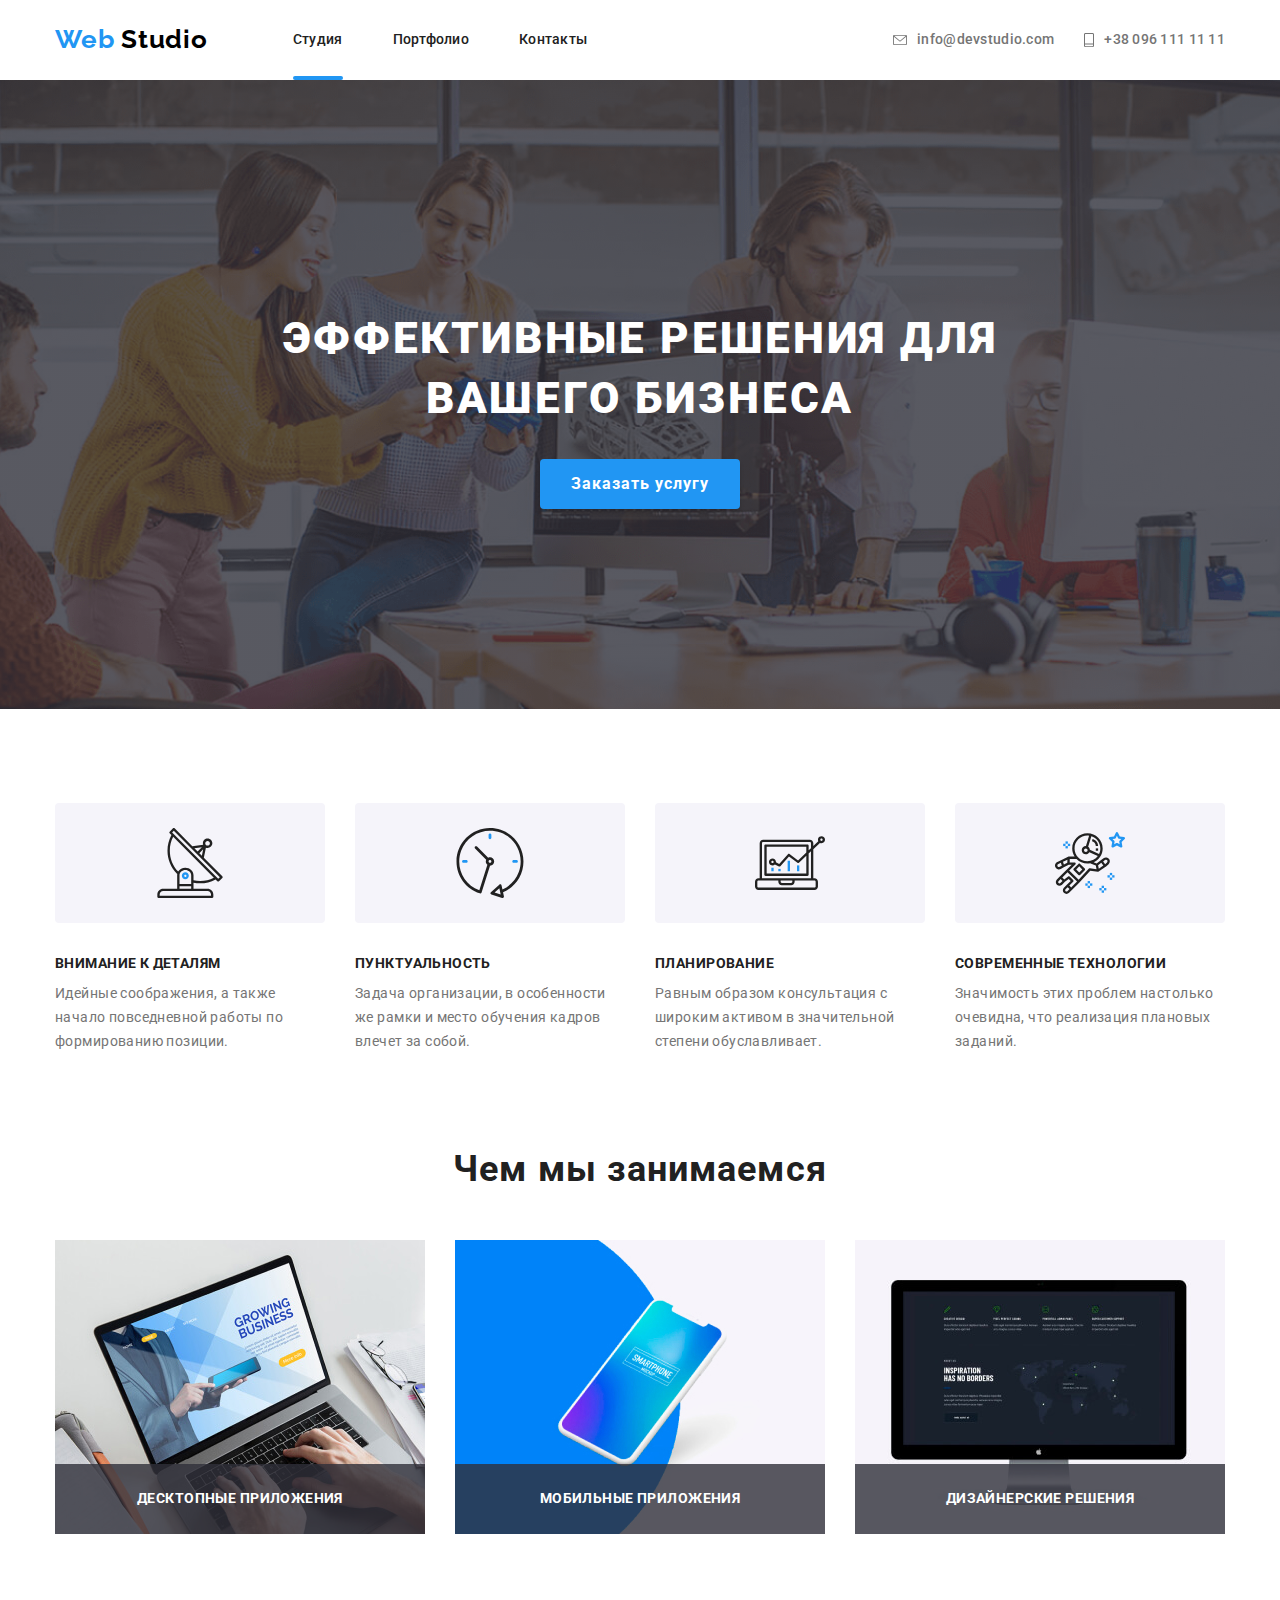
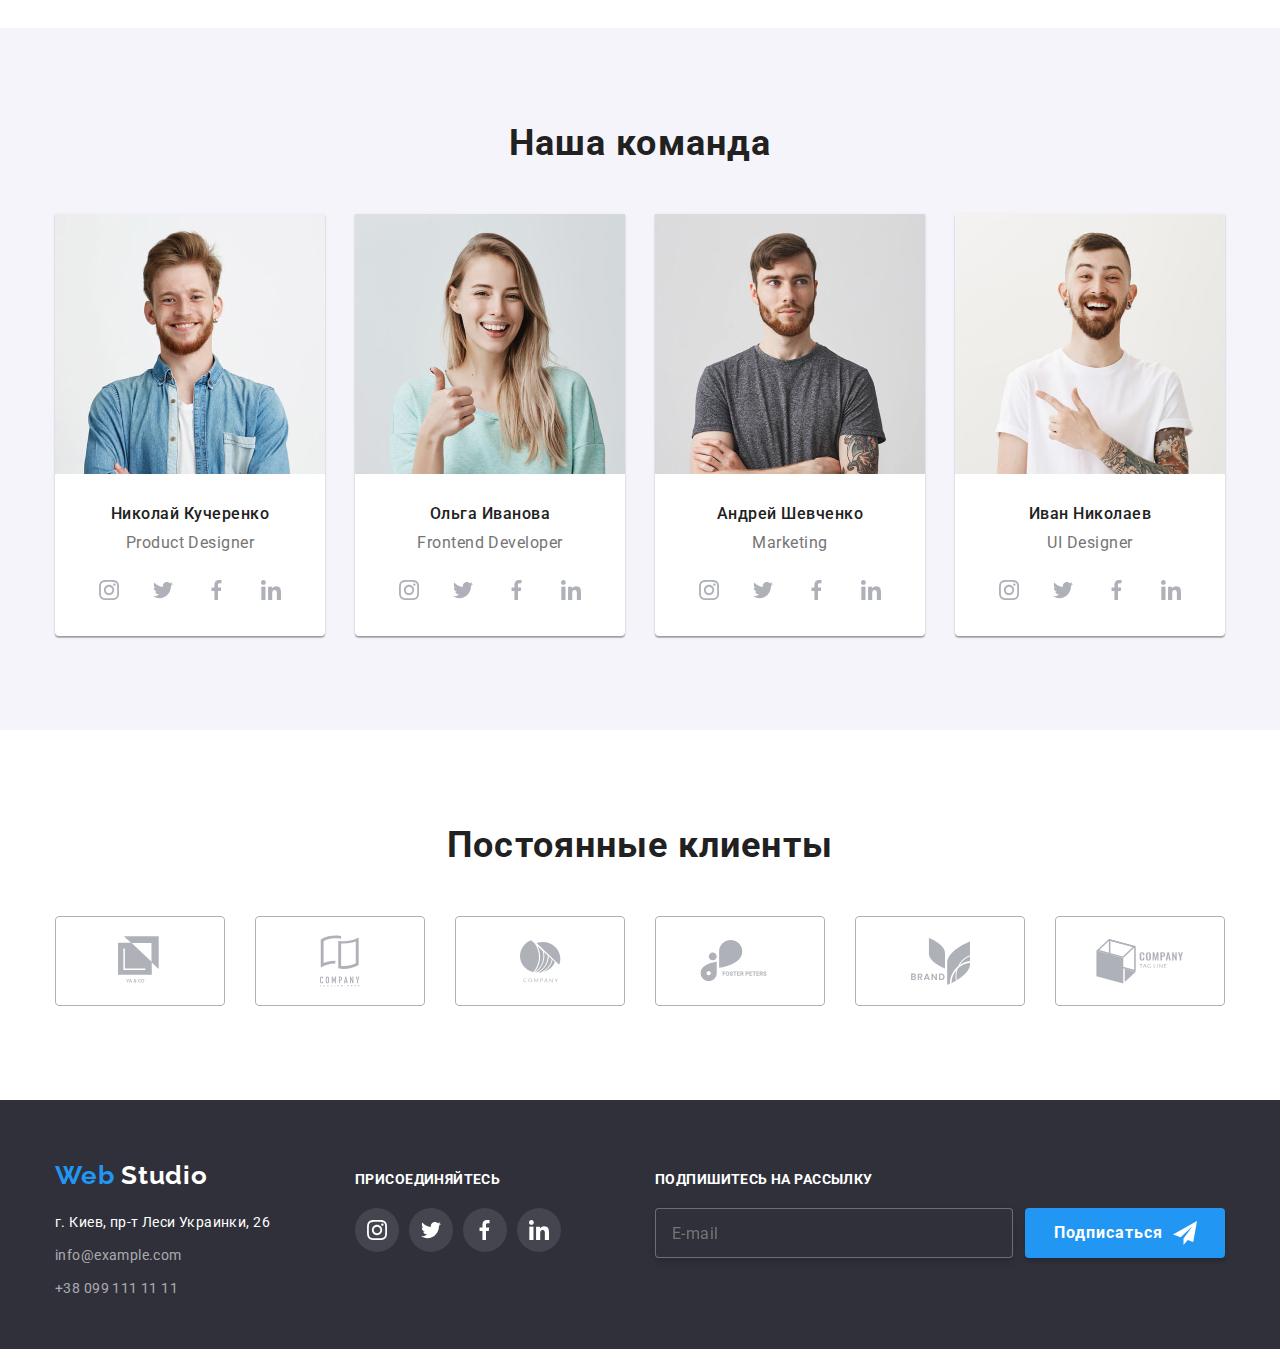
<file: index.html>
<!DOCTYPE html>
<html lang="ru">
  <head>
    <meta charset="UTF-8" />
    <meta name="viewport" content="width=device-width, initial-scale=1.0" />
    <title>Web Studio</title>
    <link
      href="https://fonts.googleapis.com/css2?family=Raleway:wght@700&family=Roboto:wght@400;500;700;900&display=swap"
      rel="stylesheet"
    />
    <link rel="stylesheet" href="./css/main.min.css" />
  </head>
  <body>
    <!-- Шапка -->
    <header class="header">
      <div class="container">
        <nav class="navigation">
          <a
            class="logo link"
            href="./index.html"
            lang="en"
            aria-label="логотип"
            ><span class="blue">Web</span> Studio</a
          >
          <ul class="navigation-list list">
            <li class="navigation-list-item">
              <a class="navigation-list-link link studio" href="./index.html">
                Студия</a
              >
            </li>
            <li class="navigation-list-item">
              <a class="navigation-list-link link" href="./portfolio.html"
                >Портфолио</a
              >
            </li>
            <li class="navigation-list-item">
              <a class="navigation-list-link link" href="#">Контакты</a>
            </li>
          </ul>
        </nav>
        <address class="header-adress">
          <ul class="adress-list list">
            <li class="adress-list-item">
              <a class="header-mail link" href="mailto:info@devstudio.com">
                <svg class="icon-mail margin">
                  <use href="./img/sprite.svg#icon-mail"></use>
                </svg>
                info@devstudio.com</a
              >
            </li>
            <li>
              <a class="header-tel link" href="tel:+380961111111"
                ><svg class="icon-phone margin">
                  <use href="./img/sprite.svg#icon-phone"></use></svg
                >+38 096 111 11 11</a
              >
            </li>
          </ul>
        </address>
      </div>
    </header>

    <!-- Главный контейнер -->
    <main>
      <!--Герой-->
      <section class="hero">
        <h1 class="hero-title">Эффективные решения для вашего бизнеса</h1>
        <button class="modal-btn" data-modal-open>Заказать услугу</button>
      </section>

      <!--Преимущества-->
      <section class="advantages">
        <h2 hidden>Преимущества</h2>
        <div class="container">
          <ul class="advantages-list list">
            <li class="advantages-list-item">
              <svg class="advantages-list-item-svg">
                <use href="./img/sprite.svg#icon-antenna"></use>
              </svg>
              <h3 class="advantages-title">Внимание к деталям</h3>
              <p class="advantages-description">
                Идейные соображения, а также начало повседневной работы по
                формированию позиции.
              </p>
            </li>
            <li class="advantages-list-item">
              <svg class="advantages-list-item-svg">
                <use href="./img/sprite.svg#icon-clock"></use>
              </svg>
              <h3 class="advantages-title">Пунктуальность</h3>
              <p class="advantages-description">
                Задача организации, в особенности же рамки и место обучения
                кадров влечет за собой.
              </p>
            </li>
            <li class="advantages-list-item">
              <svg class="advantages-list-item-svg">
                <use href="./img/sprite.svg#icon-diagram"></use>
              </svg>
              <h3 class="advantages-title">Планирование</h3>
              <p class="advantages-description">
                Равным образом консультация с широким активом в значительной
                степени обуславливает.
              </p>
            </li>
            <li class="advantages-list-item">
              <svg class="advantages-list-item-svg">
                <use href="./img/sprite.svg#icon-astronaut"></use>
              </svg>
              <h3 class="advantages-title">Современные технологии</h3>
              <p class="advantages-description">
                Значимость этих проблем настолько очевидна, что реализация
                плановых заданий.
              </p>
            </li>
          </ul>
        </div>
      </section>

      <!--Чем мы занимаемся-->
      <section class="occupation">
        <div class="container">
          <h2 class="title">Чем мы занимаемся</h2>
          <ul class="occupation-list list">
            <li class="occupation-list-item">
              <div class="occupation-list-item-wrapper">
                <img
                  class="img-block"
                  src="./img/disine.jpg"
                  alt="Десктопные приложения"
                  width="370"
                  height="294"
                />
                <div class="occupation-list-item-text">
                  <p class="subtitle">Десктопные приложения</p>
                </div>
              </div>
            </li>
            <li class="occupation-list-item">
              <div class="occupation-list-item-wrapper">
                <img
                  class="img-block"
                  src="./img/mobile.jpg"
                  alt="Десктопные приложения"
                  width="370"
                  height="294"
                />
                <div class="occupation-list-item-text">
                  <p class="subtitle">мобильные приложения</p>
                </div>
              </div>
            </li>
            <li class="occupation-list-item">
              <div class="occupation-list-item-wrapper">
                <img
                  class="img-block"
                  src="./img/desk.jpg"
                  alt="Десктопные приложения"
                  width="370"
                  height="294"
                />
                <div class="occupation-list-item-text">
                  <p class="subtitle">дизайнерские решения</p>
                </div>
              </div>
            </li>
          </ul>
        </div>
      </section>

      <!--Наша команда-->
      <section class="team">
        <div class="container">
          <h2 class="title">Наша команда</h2>
          <ul class="team-list list">
            <li class="team-list-item">
              <img
                class="img-block"
                src="./img/img1.jpg"
                alt="Сотрудник Николай Кучеренко"
                width="270"
                height="260"
              />
              <h3 class="name">Николай Кучеренко</h3>
              <p class="position">Product Designer</p>
              <ul class="team-list-links list">
                <li class="social-list">
                  <a
                    class="social-link link"
                    href="#"
                    aria-label="Ссылка на инстаграм"
                  >
                    <svg class="social-link-item">
                      <use href="./img/sprite.svg#icon-instagram"></use></svg
                  ></a>
                </li>
                <li class="social-list">
                  <a
                    class="social-link link"
                    href="#"
                    aria-label="Ссылка на твиттер"
                    ><svg class="social-link-item">
                      <use href="./img/sprite.svg#icon-twitter"></use></svg
                  ></a>
                </li>
                <li class="social-list">
                  <a
                    class="social-link link"
                    href="#"
                    aria-label="Ссылка на фейсбук"
                    ><svg class="social-link-item">
                      <use href="./img/sprite.svg#icon-facebook"></use></svg
                  ></a>
                </li>
                <li class="social-list">
                  <a
                    class="social-link link"
                    href="#"
                    aria-label="Ссылка на линкедин"
                    ><svg class="social-link-item">
                      <use href="./img/sprite.svg#icon-linkedin1"></use></svg
                  ></a>
                </li>
              </ul>
            </li>
            <li class="team-list-item">
              <img
                class="img-block"
                src="./img/img2.jpg"
                alt="Сотрудник Ольга Иванова"
                width="270"
                height="260"
              />
              <h3 class="name">Ольга Иванова</h3>
              <p class="position">Frontend Developer</p>
              <ul class="team-list-links list">
                <li class="social-list">
                  <a
                    class="social-link link"
                    href="#"
                    aria-label="Ссылка на инстаграм"
                  >
                    <svg class="social-link-item">
                      <use href="./img/sprite.svg#icon-instagram"></use></svg
                  ></a>
                </li>
                <li class="social-list">
                  <a
                    class="social-link link"
                    href="#"
                    aria-label="Ссылка на твиттер"
                    ><svg class="social-link-item">
                      <use href="./img/sprite.svg#icon-twitter"></use></svg
                  ></a>
                </li>
                <li class="social-list">
                  <a
                    class="social-link link"
                    href="#"
                    aria-label="Ссылка на фейсбук"
                    ><svg class="social-link-item">
                      <use href="./img/sprite.svg#icon-facebook"></use></svg
                  ></a>
                </li>
                <li class="social-list">
                  <a
                    class="social-link link"
                    href="#"
                    aria-label="Ссылка на линкедин"
                    ><svg class="social-link-item">
                      <use href="./img/sprite.svg#icon-linkedin1"></use></svg
                  ></a>
                </li>
              </ul>
            </li>
            <li class="team-list-item">
              <img
                class="img-block"
                src="./img/img3.jpg"
                alt="Сотрудник Андрей Шевченко"
                width="270"
                height="260"
              />
              <h3 class="name">Андрей Шевченко</h3>
              <p class="position">Marketing</p>
              <ul class="team-list-links list">
                <li class="social-list">
                  <a
                    class="social-link link"
                    href="#"
                    aria-label="Ссылка на инстаграм"
                  >
                    <svg class="social-link-item">
                      <use href="./img/sprite.svg#icon-instagram"></use></svg
                  ></a>
                </li>
                <li class="social-list">
                  <a
                    class="social-link link"
                    href="#"
                    aria-label="Ссылка на твиттер"
                    ><svg class="social-link-item">
                      <use href="./img/sprite.svg#icon-twitter"></use></svg
                  ></a>
                </li>
                <li class="social-list">
                  <a
                    class="social-link link"
                    href="#"
                    aria-label="Ссылка на фейсбук"
                    ><svg class="social-link-item">
                      <use href="./img/sprite.svg#icon-facebook"></use></svg
                  ></a>
                </li>
                <li class="social-list">
                  <a
                    class="social-link link"
                    href="#"
                    aria-label="Ссылка на линкедин"
                    ><svg class="social-link-item">
                      <use href="./img/sprite.svg#icon-linkedin1"></use></svg
                  ></a>
                </li>
              </ul>
            </li>
            <li class="team-list-item">
              <img
                class="img-block"
                src="./img/img4.jpg"
                alt="Сотрудник Иван Николаев"
                width="270"
                height="260"
              />
              <h3 class="name">Иван Николаев</h3>
              <p class="position">UI Designer</p>
              <ul class="team-list-links list">
                <li class="social-list">
                  <a
                    class="social-link link"
                    href="#"
                    aria-label="Ссылка на инстаграм"
                  >
                    <svg class="social-link-item">
                      <use href="./img/sprite.svg#icon-instagram"></use></svg
                  ></a>
                </li>
                <li class="social-list">
                  <a
                    class="social-link link"
                    href="#"
                    aria-label="Ссылка на твиттер"
                    ><svg class="social-link-item">
                      <use href="./img/sprite.svg#icon-twitter"></use></svg
                  ></a>
                </li>
                <li class="social-list">
                  <a
                    class="social-link link"
                    href="#"
                    aria-label="Ссылка на фейсбук"
                    ><svg class="social-link-item">
                      <use href="./img/sprite.svg#icon-facebook"></use></svg
                  ></a>
                </li>
                <li class="social-list">
                  <a
                    class="social-link link"
                    href="#"
                    aria-label="Ссылка на линкедин"
                    ><svg class="social-link-item">
                      <use href="./img/sprite.svg#icon-linkedin1"></use></svg
                  ></a>
                </li>
              </ul>
            </li>
          </ul>
        </div>
      </section>

      <!--Постоянные клиенты-->
      <section class="our-client">
        <div class="container">
          <h2 class="title">Постоянные клиенты</h2>
          <ul class="client list">
            <li class="client-list">
              <a
                class="client-list-link link companies"
                href="#"
                aria-label="клиент я и ко"
                ><svg class="client-list-link-svg1 companies-svg">
                  <use href="./img/sprite.svg#icon-logo1"></use></svg
              ></a>
            </li>
            <li class="client-list">
              <a
                class="client-list-link link companies"
                href="#"
                aria-label="клиент компани таглайн хиа"
                ><svg class="client-list-link-svg2 companies-svg">
                  <use href="./img/sprite.svg#icon-logo2"></use></svg
              ></a>
            </li>
            <li class="client-list">
              <a
                class="client-list-link link companies"
                href="#"
                aria-label="клиент компани"
                ><svg class="client-list-link-svg3 companies-svg">
                  <use href="./img/sprite.svg#icon-logo3"></use></svg
              ></a>
            </li>
            <li class="client-list">
              <a
                class="client-list-link link companies"
                href="#"
                aria-label="клиент фостер петерс"
                ><svg class="client-list-link-svg4 companies-svg">
                  <use href="./img/sprite.svg#icon-logo4"></use></svg
              ></a>
            </li>
            <li class="client-list">
              <a
                class="client-list-link link companies"
                href="#"
                aria-label="клиент брэнд"
                ><svg class="client-list-link-svg5 companies-svg">
                  <use href="./img/sprite.svg#icon-logo5"></use></svg
              ></a>
            </li>
            <li class="client-list">
              <a
                class="client-list-link link companies"
                href="#"
                aria-label="клиент компани таг лайн"
                ><svg class="client-list-link-svg6 companies-svg">
                  <use href="./img/sprite.svg#icon-logo6"></use></svg
              ></a>
            </li>
          </ul>
        </div>
      </section>
    </main>

    <!-- Подвал -->
    <footer class="footer">
      <div class="container">
        <div class="footer-add">
          <a class="logo link" href="./index.html"
            ><span class="blue" lang="en">Web</span>
            <span class="white" lang="en">Studio</span></a
          >
          <address>
            <ul class="footer-list list">
              <li class="footer-list-item">
                <a
                  class="footer-address link"
                  href="https://goo.gl/maps/fQnMb577hMNPf3YQ6"
                  >г. Киев, пр-т Леси Украинки, 26</a
                >
              </li>
              <li>
                <a class="footer-mail link" href="mailto:info@example.com"
                  >info@example.com</a
                >
              </li>
              <li>
                <a class="footer-tel link" href="tel:+380991111111"
                  >+38 099 111 11 11</a
                >
              </li>
            </ul>
          </address>
        </div>
        <div class="footer-com-on">
          <b class="footer-text">присоединяйтесь</b>
          <ul class="footer-list list">
            <li class="footer-list-item">
              <a
                class="footer-list-item-link link"
                href="#"
                aria-label="Ссылка на инстаграм"
              >
                <svg class="footer-list-item-link-svg">
                  <use href="./img/sprite.svg#icon-instagram"></use></svg
              ></a>
            </li>
            <li class="footer-list-item">
              <a
                class="footer-list-item-link link"
                href="#"
                aria-label="Ссылка на твиттер"
                ><svg class="footer-list-item-link-svg">
                  <use href="./img/sprite.svg#icon-twitter"></use></svg
              ></a>
            </li>
            <li class="footer-list-item">
              <a
                class="footer-list-item-link link"
                href="#"
                aria-label="Ссылка на фейсбук"
                ><svg class="footer-list-item-link-svg">
                  <use href="./img/sprite.svg#icon-facebook"></use></svg
              ></a>
            </li>
            <li class="footer-list-item">
              <a
                class="footer-list-item-link link"
                href="#"
                aria-label="Ссылка на линкедин"
                ><svg class="footer-list-item-link-svg">
                  <use href="./img/sprite.svg#icon-linkedin1"></use></svg
              ></a>
            </li>
          </ul>
        </div>
        <div class="signature-text">
          <b class="footer-text">Подпишитесь на рассылку</b>
          <div>
            <form
              class="signature-form"
              action="#"
              method="post"
              enctype="multipart/form-data"
            >
              <input
                class="signature-input"
                placeholder="E-mail"
                type="email"
                name="E-mail"
              />
              <button class="modal-btn airplan" type="submit">
                Подписаться
                <svg class="icon-airplan-svg">
                  <use href="./img/sprite.svg#icon-airplan"></use>
                </svg>
              </button>
            </form>
          </div>
        </div>
      </div>
    </footer>

    <!--Модальное окно-->

    <div class="modal-page is-hidden" data-modal>
      <form
        class="modal-form"
        action="#"
        method="post"
        enctype="multipart/form-data"
      >
        <h2 class="modal-form-title">
          Оставьте свои данные, мы вам перезвоним
        </h2>
        <label class="form-field"
          ><input
            class="modal-form-input"
            type="text"
            name="user-name"
            placeholder=" "
            required />
          <span class="form-lable">Имя</span>
          <svg class="modal-svg">
            <use href="./img/sprite.svg#modal-person"></use></svg
        ></label>
        <label class="form-field"
          ><input
            class="modal-form-input"
            type="tel"
            name="user-phone"
            placeholder=" "
            required />
          <span class="form-lable">Телефон</span>
          <svg class="modal-svg">
            <use href="./img/sprite.svg#modal-phone"></use></svg
        ></label>
        <label class="form-field"
          ><input
            class="modal-form-input"
            type="email"
            name="user-mail"
            placeholder=" "
            required />
          <span class="form-lable">Почта</span
          ><svg class="modal-svg">
            <use href="./img/sprite.svg#modal-email"></use></svg
        ></label>
        <label class="form-field-message">
          <textarea
            class="modal-form-message"
            name="user-message"
            placeholder=" "
          ></textarea>
          <span class="modal-user-message">Комментарии</span>
        </label>
        <label class="modal-form-option-lable"
          ><input
            class="modal-form-checkbox"
            type="checkbox"
            value="accept-policy"
            name="policy"
          /><span class="modal-form-custom-checkbox">
            <svg class="accept-svg">
              <use href="./img/sprite.svg#accept"></use></svg></span
          ><span class="modal-form-option-span"
            >Соглашаюсь с рассылкой и принимаю
            <a href="#">Условия договора</a></span
          ></label
        >
        <button class="modal-btn" type="submit">Отправить</button>
        <button class="close-btn" data-modal-close type="button">
          <svg class="modal-close">
            <use href="./img/sprite.svg#close"></use>
          </svg>
        </button>
      </form>
    </div>
    <script src="./js/modal.js"></script>
  </body>
</html>
</file>
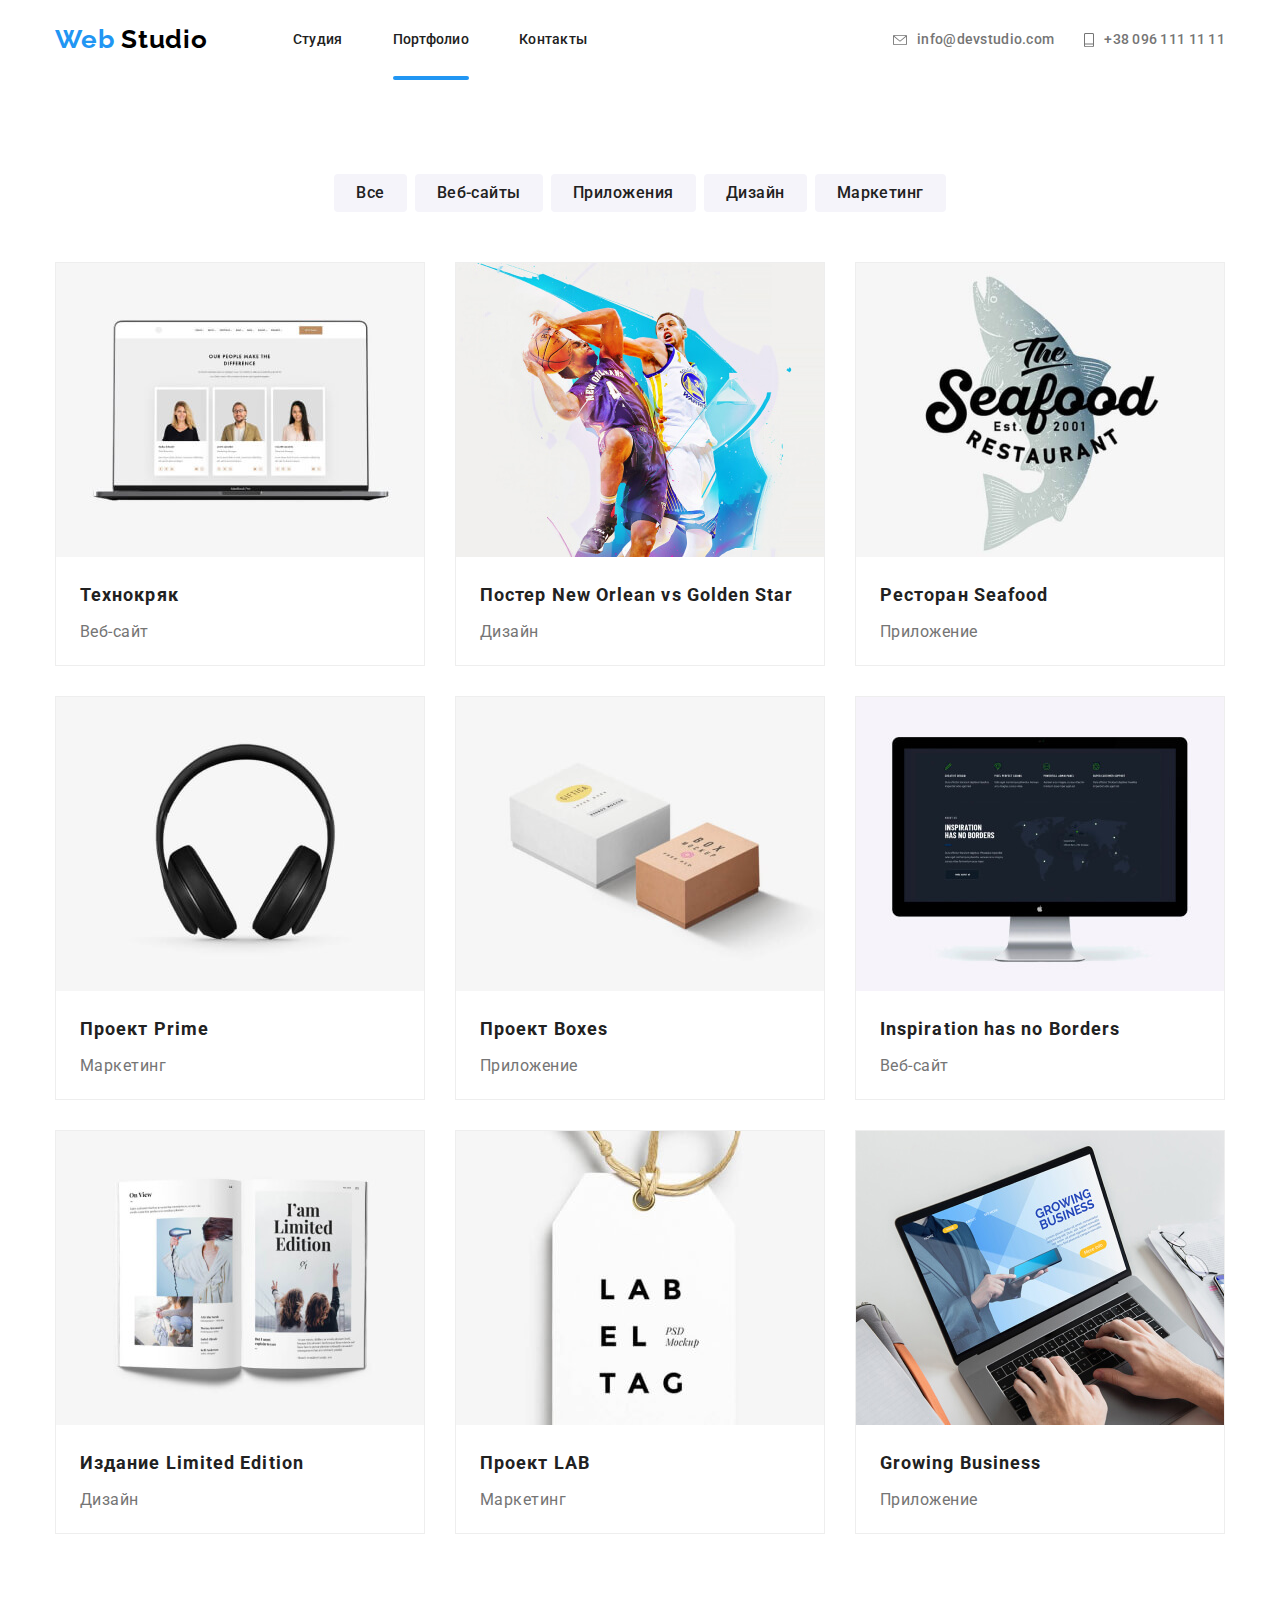
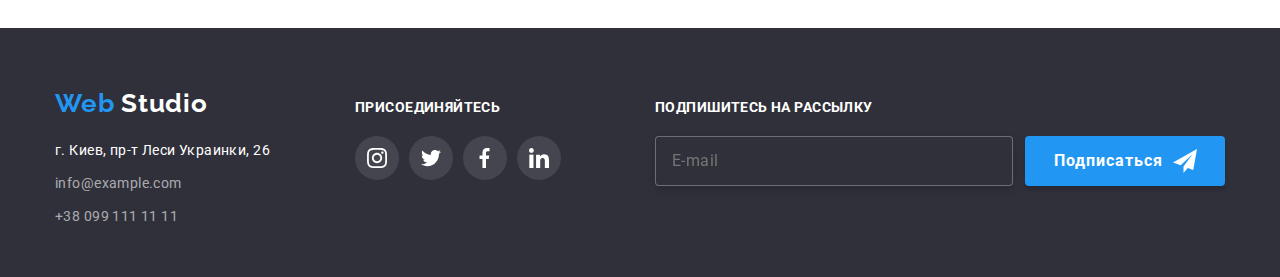
<file: portfolio.html>
<!DOCTYPE html>
<html lang="en">
  <head>
    <meta charset="UTF-8" />
    <meta name="viewport" content="width=device-width, initial-scale=1.0" />
    <title>Портфолио</title>
    <link
      href="https://fonts.googleapis.com/css2?family=Raleway:wght@700&family=Roboto:wght@400;500;700&display=swap"
      rel="stylesheet"
    />
    <link rel="stylesheet" href="./css/normalize.css" />
    <link rel="stylesheet" href="./css/main.min.css" />
  </head>
  <body>
    <!-- Шапка -->
    <header class="header">
      <div class="container">
        <nav class="navigation">
          <a
            class="logo link"
            href="./index.html"
            lang="en"
            aria-label="логотип"
            ><span class="blue">Web</span> Studio</a
          >
          <ul class="navigation-list list">
            <li class="navigation-list-item">
              <a class="navigation-list-link link" href="./index.html">
                Студия</a
              >
            </li>
            <li class="navigation-list-item">
              <a
                class="navigation-list-link link portfolio"
                href="./portfolio.html"
                >Портфолио</a
              >
            </li>
            <li class="navigation-list-item">
              <a class="navigation-list-link link" href="#">Контакты</a>
            </li>
          </ul>
        </nav>
        <address class="c">
          <ul class="adress-list list">
            <li class="adress-list-item">
              <a class="header-mail link" href="mailto:info@devstudio.com">
                <svg class="icon-mail margin">
                  <use href="./img/sprite.svg#icon-mail"></use>
                </svg>
                info@devstudio.com</a
              >
            </li>
            <li>
              <a class="header-tel link" href="tel:+380961111111"
                ><svg class="icon-phone margin">
                  <use href="./img/sprite.svg#icon-phone"></use></svg
                >+38 096 111 11 11</a
              >
            </li>
          </ul>
        </address>
      </div>
    </header>

    <!-- Главный контейнер -->
    <main>
      <section class="filter">
        <h1 hidden>Примеры работ</h1>
        <ul class="filter-list list">
          <li class="filter-list-item">
            <button class="filter-list-btn" type="button">Все</button>
          </li>
          <li class="filter-list-item">
            <button class="filter-list-btn" type="button">Веб-сайты</button>
          </li>
          <li class="filter-list-item">
            <button class="filter-list-btn" type="button">Приложения</button>
          </li>
          <li class="filter-list-item">
            <button class="filter-list-btn" type="button">Дизайн</button>
          </li>
          <li class="filter-list-item">
            <button class="filter-list-btn" type="button">Маркетинг</button>
          </li>
        </ul>
      </section>
      <section class="c">
        <div class="container">
          <ul class="filter-examples-list list">
            <li class="filter-examples-list-item">
              <a class="filter-examples-link link" href="">
                <div class="img-animation">
                  <img
                    class="img-block"
                    src="./img/portfolio1.jpg"
                    alt="веб-сайт технокряк"
                  />
                  <div class="overlay">
                    <p class="overlay-text">
                      Технокряк это современная площадка распространения
                      коронавируса. Компании используют эту платформу для
                      цифрового шпионажа и атак на защищённые сервера
                      конкурентов.
                    </p>
                  </div>
                </div>
                <h2 class="filter-examples-name">Технокряк</h2>
                <p class="filter-examples-type">Веб-сайт</p>
              </a>
            </li>
            <li class="filter-examples-list-item">
              <a class="filter-examples-link link" href="">
                <div class="img-animation">
                  <img
                    class="img-block"
                    src="./img/portfolio2.jpg"
                    alt="дизайн постера"
                  />
                  <div class="overlay">
                    <p class="overlay-text">
                      Технокряк это современная площадка распространения
                      коронавируса. Компании используют эту платформу для
                      цифрового шпионажа и атак на защищённые сервера
                      конкурентов.
                    </p>
                  </div>
                </div>
                <h2 class="filter-examples-name">
                  Постер <span lang="en">New Orlean vs Golden Star</span>
                </h2>
                <p class="filter-examples-type">Дизайн</p>
              </a>
            </li>
            <li class="filter-examples-list-item">
              <a class="filter-examples-link link" href="">
                <div class="img-animation">
                  <img
                    class="img-block"
                    src="./img/portfolio3.jpg"
                    alt="приложение ресторан"
                  />
                  <div class="overlay">
                    <p class="overlay-text">
                      Технокряк это современная площадка распространения
                      коронавируса. Компании используют эту платформу для
                      цифрового шпионажа и атак на защищённые сервера
                      конкурентов.
                    </p>
                  </div>
                </div>
                <h2 class="filter-examples-name">
                  Ресторан <span lang="en">Seafood</span>
                </h2>
                <p class="filter-examples-type">Приложение</p>
              </a>
            </li>
            <li class="filter-examples-list-item">
              <a class="filter-examples-link link" href="">
                <div class="img-animation">
                  <img
                    class="img-block"
                    src="./img/portfolio4.jpg"
                    alt="маркетинг прайм"
                  />
                  <div class="overlay">
                    <p class="overlay-text">
                      Технокряк это современная площадка распространения
                      коронавируса. Компании используют эту платформу для
                      цифрового шпионажа и атак на защищённые сервера
                      конкурентов.
                    </p>
                  </div>
                </div>
                <h2 class="filter-examples-name">
                  Проект <span lang="en">Prime</span>
                </h2>
                <p class="filter-examples-type">Маркетинг</p>
              </a>
            </li>
            <li class="filter-examples-list-item">
              <a class="filter-examples-link link" href="">
                <div class="img-animation">
                  <img
                    class="img-block"
                    src="./img/portfolio5.jpg"
                    alt="приложение проэкт"
                  />
                  <div class="overlay">
                    <p class="overlay-text">
                      Технокряк это современная площадка распространения
                      коронавируса. Компании используют эту платформу для
                      цифрового шпионажа и атак на защищённые сервера
                      конкурентов.
                    </p>
                  </div>
                </div>
                <h2 class="filter-examples-name">
                  Проект <span lang="en">Boxes</span>
                </h2>
                <p class="filter-examples-type">Приложение</p>
              </a>
            </li>
            <li class="filter-examples-list-item">
              <a class="filter-examples-link link" href="">
                <div class="img-animation">
                  <img
                    class="img-block"
                    src="./img/portfolio6.jpg"
                    alt="веб-сайт инспирэйшн"
                  />
                  <div class="overlay">
                    <p class="overlay-text">
                      Технокряк это современная площадка распространения
                      коронавируса. Компании используют эту платформу для
                      цифрового шпионажа и атак на защищённые сервера
                      конкурентов.
                    </p>
                  </div>
                </div>
                <h2 class="filter-examples-name">
                  <span lang="en">Inspiration has no Borders</span>
                </h2>
                <p class="filter-examples-type">Веб-сайт</p>
              </a>
            </li>
            <li class="filter-examples-list-item">
              <a class="filter-examples-link link" href="">
                <div class="img-animation">
                  <img
                    class="img-block"
                    src="./img/portfolio7.jpg"
                    alt="дизайн издания"
                  />
                  <div class="overlay">
                    <p class="overlay-text">
                      Технокряк это современная площадка распространения
                      коронавируса. Компании используют эту платформу для
                      цифрового шпионажа и атак на защищённые сервера
                      конкурентов.
                    </p>
                  </div>
                </div>
                <h2 class="filter-examples-name">
                  Издание <span lang="en">Limited Edition</span>
                </h2>
                <p class="filter-examples-type">Дизайн</p>
              </a>
            </li>
            <li class="filter-examples-list-item">
              <a class="filter-examples-link link" href="">
                <div class="img-animation">
                  <img
                    class="img-block"
                    src="./img/portfolio8.jpg"
                    alt="маркетинг проэкта"
                  />
                  <div class="overlay">
                    <p class="overlay-text">
                      Технокряк это современная площадка распространения
                      коронавируса. Компании используют эту платформу для
                      цифрового шпионажа и атак на защищённые сервера
                      конкурентов.
                    </p>
                  </div>
                </div>
                <h2 class="filter-examples-name">
                  Проект <span lang="en"></span>LAB
                </h2>
                <p class="filter-examples-type">Маркетинг</p>
              </a>
            </li>
            <li class="filter-examples-list-item">
              <a class="filter-examples-link link" href="">
                <div class="img-animation">
                  <img
                    class="img-block"
                    src="./img/portfolio9.jpg"
                    alt="приложение бизнеса"
                  />
                  <div class="overlay">
                    <p class="overlay-text">
                      Технокряк это современная площадка распространения
                      коронавируса. Компании используют эту платформу для
                      цифрового шпионажа и атак на защищённые сервера
                      конкурентов.
                    </p>
                  </div>
                </div>
                <h2 class="filter-examples-name">
                  <span lang="en">Growing Business</span>
                </h2>
                <p class="filter-examples-type">Приложение</p>
              </a>
            </li>
          </ul>
        </div>
      </section>
    </main>
    <!-- Подвал -->
    <footer class="footer">
      <div class="container">
        <div class="footer-add">
          <a class="logo link" href="./index.html"
            ><span class="blue" lang="en">Web</span>
            <span class="white" lang="en">Studio</span></a
          >
          <address>
            <ul class="footer-list list">
              <li class="footer-list-item">
                <a
                  class="footer-address link"
                  href="https://goo.gl/maps/fQnMb577hMNPf3YQ6"
                  >г. Киев, пр-т Леси Украинки, 26</a
                >
              </li>
              <li>
                <a class="footer-mail link" href="mailto:info@example.com"
                  >info@example.com</a
                >
              </li>
              <li>
                <a class="footer-tel link" href="tel:+380991111111"
                  >+38 099 111 11 11</a
                >
              </li>
            </ul>
          </address>
        </div>
        <div class="footer-com-on">
          <b class="footer-text">присоединяйтесь</b>
          <ul class="footer-list list">
            <li class="footer-list-item">
              <a
                class="footer-list-item-link link"
                href="#"
                aria-label="Ссылка на инстаграм"
              >
                <svg class="footer-list-item-link-svg">
                  <use href="./img/sprite.svg#icon-instagram"></use></svg
              ></a>
            </li>
            <li class="footer-list-item">
              <a
                class="footer-list-item-link link"
                href="#"
                aria-label="Ссылка на твиттер"
                ><svg class="footer-list-item-link-svg">
                  <use href="./img/sprite.svg#icon-twitter"></use></svg
              ></a>
            </li>
            <li class="footer-list-item">
              <a
                class="footer-list-item-link link"
                href="#"
                aria-label="Ссылка на фейсбук"
                ><svg class="footer-list-item-link-svg">
                  <use href="./img/sprite.svg#icon-facebook"></use></svg
              ></a>
            </li>
            <li class="footer-list-item">
              <a
                class="footer-list-item-link link"
                href="#"
                aria-label="Ссылка на линкедин"
                ><svg class="footer-list-item-link-svg">
                  <use href="./img/sprite.svg#icon-linkedin1"></use></svg
              ></a>
            </li>
          </ul>
        </div>
        <div class="signature-text">
          <b class="footer-text">Подпишитесь на рассылку</b>
          <div>
            <form
              class="signature-form"
              action="#"
              method="post"
              enctype="multipart/form-data"
            >
              <input
                class="signature-input"
                placeholder="E-mail"
                type="text"
                name="E-mail"
              />
              <button class="modal-btn airplan" type="submit">
                Подписаться
                <svg class="icon-airplan-svg">
                  <use href="./img/sprite.svg#icon-airplan"></use>
                </svg>
              </button>
            </form>
          </div>
        </div>
      </div>
    </footer>
  </body>
</html>
</file>
<file: css/main.min.css>
/*! normalize.css v8.0.1 | MIT License | github.com/necolas/normalize.css */html{line-height:1.15;-webkit-text-size-adjust:100%}body{margin:0}main{display:block}h1{font-size:2em;margin:0.67em 0}hr{box-sizing:content-box;height:0;overflow:visible}pre{font-family:monospace, monospace;font-size:1em}a{background-color:transparent}abbr[title]{border-bottom:none;text-decoration:underline;text-decoration:underline dotted}b,strong{font-weight:bolder}code,kbd,samp{font-family:monospace, monospace;font-size:1em}small{font-size:80%}sub,sup{font-size:75%;line-height:0;position:relative;vertical-align:baseline}sub{bottom:-0.25em}sup{top:-0.5em}img{border-style:none}button,input,optgroup,select,textarea{font-family:inherit;font-size:100%;line-height:1.15;margin:0}button,input{overflow:visible}button,select{text-transform:none}button,[type="button"],[type="reset"],[type="submit"]{-webkit-appearance:button}button::-moz-focus-inner,[type="button"]::-moz-focus-inner,[type="reset"]::-moz-focus-inner,[type="submit"]::-moz-focus-inner{border-style:none;padding:0}button:-moz-focusring,[type="button"]:-moz-focusring,[type="reset"]:-moz-focusring,[type="submit"]:-moz-focusring{outline:1px dotted ButtonText}fieldset{padding:0.35em 0.75em 0.625em}legend{box-sizing:border-box;color:inherit;display:table;max-width:100%;padding:0;white-space:normal}progress{vertical-align:baseline}textarea{overflow:auto}[type="checkbox"],[type="radio"]{box-sizing:border-box;padding:0}[type="number"]::-webkit-inner-spin-button,[type="number"]::-webkit-outer-spin-button{height:auto}[type="search"]{-webkit-appearance:textfield;outline-offset:-2px}[type="search"]::-webkit-search-decoration{-webkit-appearance:none}::-webkit-file-upload-button{-webkit-appearance:button;font:inherit}details{display:block}summary{display:list-item}template{display:none}[hidden]{display:none}html{box-sizing:border-box}*,*::before,*::after{box-sizing:inherit}*{margin:0;padding:0}body{font-family:"Roboto",sans-serif;font-size:14px;background-color:#ffffff;color:#757575}.list{list-style:none}.link{text-decoration:none;display:block}.img-block{display:block}.logo,.white,.blue{font-family:"Raleway";font-weight:bold;font-size:26px;line-height:1.19;letter-spacing:0.03em}.name,.position{font-size:16px;line-height:1.19;text-align:center;letter-spacing:0.03em}.container{width:1200px;padding-left:15px;padding-right:15px;margin-left:auto;margin-right:auto}.modal-page{position:fixed;top:0;left:0;width:100%;height:100%;background-color:rgba(0,0,0,0.2);transition:all 250ms cubic-bezier(0.4, 0, 0.2, 1)}.modal-form{position:absolute;display:flex;flex-direction:column;top:50%;left:50%;transform:translate(-50%, -50%);width:528px;height:581px;background-color:#ffffff;box-shadow:0px 1px 3px rgba(0,0,0,0.12),0px 1px 1px rgba(0,0,0,0.14),0px 2px 1px rgba(0,0,0,0.2);z-index:100;padding:40px}.modal-form-title{font-weight:bold;font-size:20px;line-height:23px;text-align:center;letter-spacing:0.03em;color:#212121;border-radius:4px;margin-bottom:30px}.modal-form-input{width:100%;height:40px;outline:none;border:1px solid rgba(33,33,33,0.2);border-radius:4px;padding-left:42px;transition:all 250ms cubic-bezier(0.4, 0, 0.2, 1)}.modal-form-message{width:100%;height:120px;resize:none;outline:none;border:1px solid rgba(33,33,33,0.2);border-radius:4px}.modal-form-option-lable{margin-bottom:30px}.form-field{position:relative;display:block;margin-bottom:28px}.form-lable{position:absolute;top:50%;left:0;transform:translateY(-50%);font-size:14px;line-height:1.14;letter-spacing:0.01em;color:#757575;margin-left:42px;transition:color 250ms cubic-bezier(0.4, 0, 0.2, 1)}.modal-form-input:focus+.form-lable,.modal-form-input:not(:placeholder-shown)+.form-lable{transform:translate(-26px, -37px);font-size:12px;line-height:1.17;color:#2196f3}.modal-svg{position:absolute;top:50%;left:0;transform:translateY(-50%);width:18px;height:18px;margin-left:16px;fill:#212121;transition:fill 250ms cubic-bezier(0.4, 0, 0.2, 1)}.modal-form-input:focus,.modal-form-message:focus{border:1px solid #2196f3}.modal-form-input:focus ~ svg{fill:#2196f3}.modal-close{position:absolute;top:0;right:0;width:18px;height:18px;transform:translate(-6px, 6px);transition:all 250ms cubic-bezier(0.4, 0, 0.2, 1)}.close-btn{position:absolute;top:0;right:0;width:30px;height:30px;border:1px solid rgba(0,0,0,0.1);border-radius:50%;transform:translate(-8px, 8px);background-color:#ffffff}.form-field-message{position:relative;display:block;margin-bottom:20px}.modal-user-message{position:absolute;top:12px;left:16px;font-size:14px;line-height:1.14;letter-spacing:0.01em;color:#757575;transition:color 250ms cubic-bezier(0.4, 0, 0.2, 1)}.modal-form-message:focus+.modal-user-message,.modal-form-message:not(:placeholder-shown)+.modal-user-message{transform:translate(-15px, -29px);font-size:12px;line-height:1.17;color:#2196f3}.modal-form-message{padding:12px 16px}.modal-form-option-span{font-size:14px;line-height:24px;letter-spacing:0.03em;color:#757575}.modal-form-option-lable{display:flex;align-items:center;justify-content:center}.accept-svg{width:13px;height:10px;fill:#ffffff}.modal-form-checkbox:checked ~ .accept-svg{fill:#ffffff}.modal-form-checkbox{position:absolute;width:1px;height:1px;margin:-1px;border:0;padding:0;clip:rect(0 0 0 0);overflow:hidden}.modal-form-custom-checkbox{display:inline-block;width:16px;height:15px;outline:2px solid #212121;margin-right:7px;padding:1px}.modal-form-checkbox:checked+.modal-form-custom-checkbox{background-color:#2196f3;outline:none}.is-hidden{opacity:0;visibility:hidden;pointer-events:none}.header .container{display:flex;align-items:center;justify-content:space-between}.navigation{display:flex;align-items:center}.logo,.white,.blue{font-family:"Raleway";font-weight:bold;font-size:26px;line-height:1.19;letter-spacing:0.03em}.logo{color:#000000;margin-right:85px;padding-top:24px;padding-bottom:25px}.white{color:#ffffff}.blue{color:#2196f3}.adress-list,.navigation-list{display:flex}.margin{margin-right:10px}.icon-mail{width:14px;height:10px;fill:#757575;transition:fill 250ms cubic-bezier(0.4, 0, 0.2, 1)}.icon-phone{width:10px;height:14px;fill:#757575;transition:fill 250ms cubic-bezier(0.4, 0, 0.2, 1)}.navigation-list-item:not(:last-child){margin-right:50px}.navigation-list-link,.header-mail,.header-tel{font-weight:500;font-size:14px;line-height:1.14;letter-spacing:0.02em;color:#212121;padding-top:32px;padding-bottom:32px}.navigation-list-link{position:relative;transition:color 250ms cubic-bezier(0.4, 0, 0.2, 1)}.adress-list-item{margin-right:30px}.studio:after,.portfolio:after{position:absolute;display:block;width:100%;height:4px;margin-top:20px;background-color:#2196f3;border-radius:2px;content:"";bottom:0px}.header-mail,.header-tel{font-family:"Roboto",sans-serif;font-style:normal;color:#757575;display:flex;justify-content:center;align-items:center;transition:color 250ms cubic-bezier(0.4, 0, 0.2, 1)}.header-mail:hover,.header-mail:focus,.header-tel:hover,.header-tel:focus,.navigation-list-link:hover,.navigation-list-link:focus,.client-list-link:hover,.client-list-link:focus,.footer-social-link:hover,.footer-social-link:focus{color:#2196f3}.header-mail:hover svg,.header-mail:focus svg,.header-tel:hover svg,.header-tel:focus svg{fill:#2196f3}.hero{background-image:linear-gradient(to top, rgba(47,48,58,0.8), rgba(47,48,58,0.8)),url(../img/Hero.png);background-repeat:no-repeat;background-position:center;background-size:cover;padding-top:200px;padding-right:252px;padding-bottom:200px;padding-left:252px;text-align:center}.hero-title{font-weight:900;font-size:44px;line-height:1.36;letter-spacing:0.06em;text-transform:uppercase;color:#ffffff;margin-bottom:30px}.modal-btn{font-weight:bold;font-size:16px;line-height:1.87;height:50px;width:200px;display:block;align-items:center;text-align:center;letter-spacing:0.06em;color:#ffffff;background:#2196f3;box-shadow:0px 4px 4px rgba(0,0,0,0.15);border-radius:4px;border:none;margin:auto}.advantages{padding-top:94px;padding-bottom:94px}.advantages-title{font-weight:bold;font-size:14px;line-height:1.14;letter-spacing:0.03em;text-transform:uppercase;color:#212121;margin-bottom:10px}.advantages-description{line-height:1.71;letter-spacing:0.03em}.advantages-list{display:flex}.advantages-list-item:not(:last-child){margin-right:30px}.advantages-list-item-svg{width:270px;height:120px;background:#f5f4fa;border-radius:4px;padding:25px 100px;margin-bottom:30px}.occupation{padding-bottom:94px}.title{font-weight:bold;font-size:36px;line-height:1.17;text-align:center;letter-spacing:0.03em;color:#212121;margin-bottom:50px}.occupation-list{display:flex}.occupation-list-item:not(:last-child){margin-right:30px}.occupation-list-item-wrapper{position:relative}.occupation-list-item-text{position:absolute;display:flex;align-items:center;justify-content:center;height:70px;width:100%;background:rgba(47,48,58,0.8);bottom:0;left:0}.subtitle,.footer-text{font-weight:bold;font-size:14px;line-height:1.14;letter-spacing:0.03em;text-transform:uppercase;color:#ffffff}.subtitle{text-align:center}.team{background-color:#f5f4fa;padding-top:94px;padding-bottom:94px}.team .img-block{margin-bottom:30px}.team-list{display:flex}.team-list-item{background-color:#ffffff;padding-bottom:24px;box-shadow:0px 2px 1px rgba(0,0,0,0.2),0px 1px 1px rgba(0,0,0,0.14),0px 1px 3px rgba(0,0,0,0.12);border-radius:0px 0px 4px 4px}.team-list-item:not(:last-child){margin-right:30px}.name{font-weight:500;color:#212121;margin-bottom:10px}.position{color:#757575;margin-bottom:16px}.name,.position{font-size:16px;line-height:1.19;text-align:center;letter-spacing:0.03em}.position,.name{font-size:16px;line-height:1.19;text-align:center;letter-spacing:0.03em}.team-list-links{display:flex;justify-content:center}.social-list:not(:last-child){margin-right:10px}.social-link{width:44px;height:44px;border-radius:50%;padding:12px;transition:background-color 250ms cubic-bezier(0.4, 0, 0.2, 1)}.social-link-item{width:20px;height:20px;fill:#afb1b8;transition:fill 250ms cubic-bezier(0.4, 0, 0.2, 1)}.social-link:hover,.social-link:focus{background-color:#2196f3}.social-link:hover .social-link-item,.social-link:focus .social-link-item{fill:#ffffff}.our-client{padding-top:94px;padding-bottom:94px}.client{display:flex}.client-list:not(:last-child){margin-right:30px}.client-list-link{width:170px;height:90px;border:1px solid #afb1b8;border-radius:4px;display:flex;align-items:center;justify-content:center;transition:border 250ms cubic-bezier(0.4, 0, 0.2, 1)}.client-list-link-svg1{width:45px;height:50px}.client-list-link-svg2{width:40px;height:52px}.client-list-link-svg3{width:41px;height:43px}.client-list-link-svg4{width:80px;height:42px}.client-list-link-svg5{width:59px;height:47px}.client-list-link-svg6{width:88px;height:45px}.companies-svg{fill:#afb1b8;transition:fill 250ms cubic-bezier(0.4, 0, 0.2, 1)}.client-list-link:hover,.client-list-link:focus{border:1px solid #2196f3}.client-list-link:hover .companies-svg,.client-list-link:focus .companies-svg{fill:#2196f3}.footer{background-color:#2f303a;padding-top:60px;padding-bottom:20px}.footer .container{display:flex}.footer-add .logo{padding-top:0px;padding-bottom:0px;margin-right:0px;margin-bottom:20px}.footer-address,.footer-mail,.footer-tel{font-size:14px;line-height:1.71;letter-spacing:0.03em;font-style:normal}.footer-mail{margin-bottom:9px}.footer-mail,.footer-tel{color:rgba(255,255,255,0.6)}.footer-address{color:#ffffff}.footer-text{display:block;margin-bottom:20px}.footer-list{display:flex;flex-wrap:wrap;width:231px;height:81px}.footer-list-item{margin-bottom:9px}.footer-list-item:not(:last-child){margin-right:10px}.footer-list-item-link{width:44px;height:44px;border-radius:50%;background-color:rgba(255,255,255,0.1);padding:12px;transition:background-color 250ms cubic-bezier(0.4, 0, 0.2, 1)}.footer-list-item-link-svg{width:20px;height:20px;fill:#ffffff}.footer-add{margin-right:69px}.footer-com-on{width:206px;padding-top:12px;padding-bottom:40px;margin-right:94px}.footer-list-item-link:hover,.footer-list-item-link:focus{background-color:#2196f3}.signature-text{padding-top:12px;margin-bottom:20px}.signature-form{display:flex}.signature-input{font-size:16px;line-height:1.25;display:flex;align-items:center;letter-spacing:0.03em;color:rgba(255,255,255,0.6);width:358px;height:50px;border:1px solid rgba(255,255,255,0.3);filter:drop-shadow(0px 4px 4px rgba(0,0,0,0.15));border-radius:4px;background-color:#2f303a;margin-right:12px;padding-left:16px}.airplan{display:flex;align-items:center;justify-content:center;padding-right:28px;padding-left:29px}.icon-airplan-svg{fill:#ffffff;margin-left:10px;width:24px;height:24px}.filter-list{display:flex;margin-top:94px;margin-bottom:50px;justify-content:center}.filter-list-item:not(:last-child){margin-right:8px}.filter-list-btn{font-weight:500;font-size:16px;line-height:1.63;text-align:center;letter-spacing:0.03em;color:#212121;background-color:#f5f4fa;border-radius:4px;border:none;height:38px;padding-top:6px;padding-right:22px;padding-bottom:6px;padding-left:22px;transition:color 250ms cubic-bezier(0.4, 0, 0.2, 1),background-color 250ms cubic-bezier(0.4, 0, 0.2, 1),box-shadow 250ms cubic-bezier(0.4, 0, 0.2, 1)}.filter-list-btn:hover,.filter-list-btn:focus{color:#ffffff;background:#2196f3;box-shadow:0px 2px 2px rgba(0,0,0,0.12),0px 1px 2px rgba(0,0,0,0.08),0px 3px 1px rgba(0,0,0,0.1);border-radius:4px;border:none}.filter-examples-name{font-weight:bold;font-size:18px;line-height:2;letter-spacing:0.06em;color:#212121;margin-top:20px;margin-right:24px;margin-bottom:4px;margin-left:24px}.filter-examples-type{font-size:16px;line-height:1.88;letter-spacing:0.03em;color:#757575;margin-right:24px;margin-left:24px}.filter-examples-link{width:370px;height:404px;border:1px solid #eeeeee;padding-bottom:20px;transition:box-shadow 250ms cubic-bezier(0.4, 0, 0.2, 1)}.img-animation{position:relative;overflow:hidden}.overlay{position:absolute;width:100%;height:100%;background:rgba(33,150,243,0.9);top:100%;left:0;padding:63px 24px;transition:all 250ms cubic-bezier(0.4, 0, 0.2, 1)}.overlay-text{display:block;font-size:18px;line-height:1.55;letter-spacing:0.03em;color:#ffffff}.img-animation:hover .overlay{top:0}.filter-examples-link:hover,.filter-examples-link:focus{box-shadow:1px 4px 6px rgba(0,0,0,0.16),0px 4px 4px rgba(0,0,0,0.06),0px 1px 1px rgba(0,0,0,0.12);border:none}.img-animation:hover,.img-animation:focus{background-color:rgba(33,150,243,0.9)}.filter-examples-list{display:flex;flex-wrap:wrap}.filter-examples-list-item{width:370px;height:404px;background-color:#ffffff;margin-right:30px;margin-bottom:30px}.filter-examples-list-item:nth-child(3n){margin-right:0px}.filter-examples-list-item:nth-last-child(-n+3){margin-bottom:94px}
/*# sourceMappingURL=main.min.css.map */
</file>
